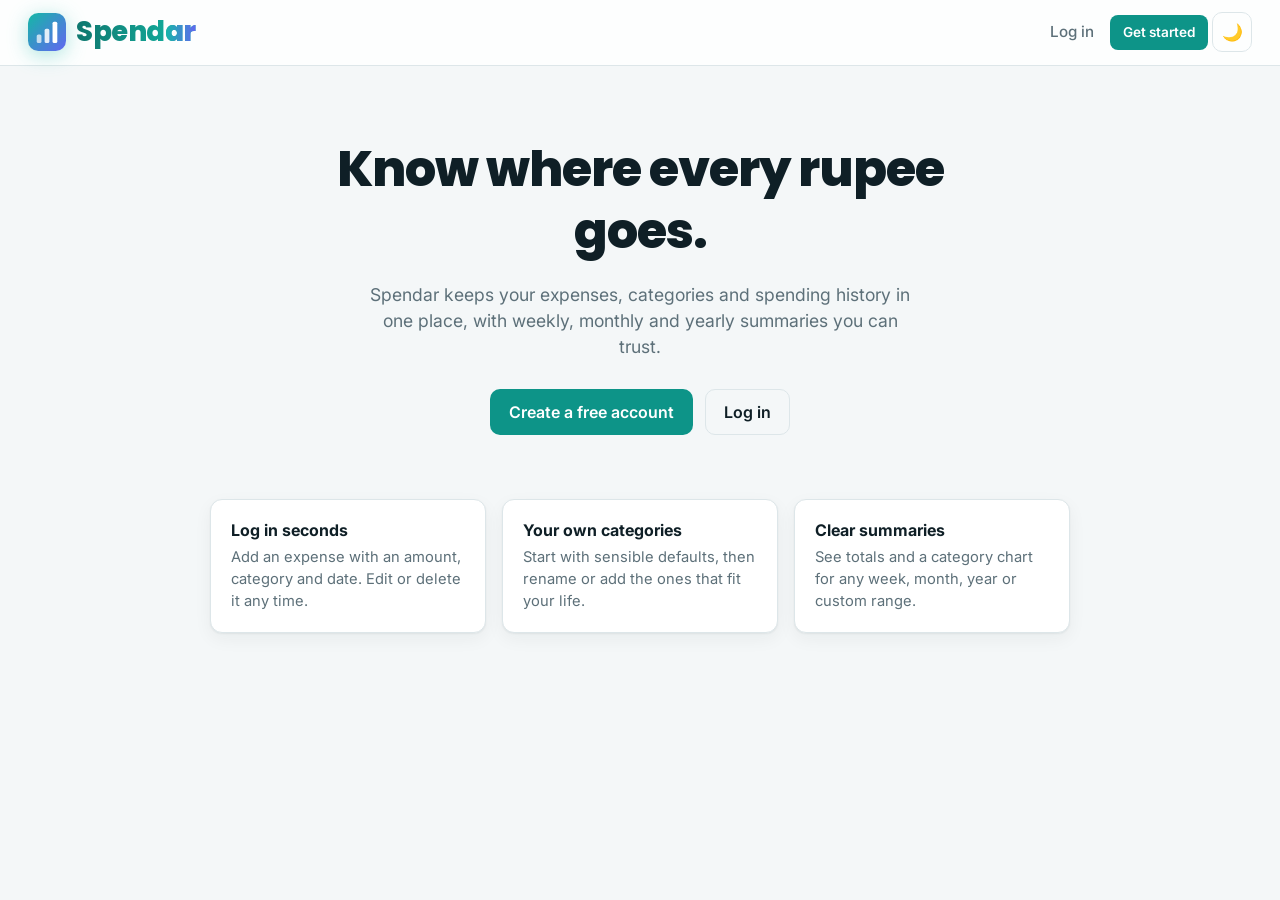
<file: frontend/index.html>
<!DOCTYPE html>
<html lang="en">
<head>
  <meta charset="UTF-8"><meta name="viewport" content="width=device-width, initial-scale=1">
  <title>Spendar – personal expense tracker</title>
  <link rel="stylesheet" href="css/main.css">
  <link rel="stylesheet" href="css/components.css">
  <link rel="stylesheet" href="css/auth.css">
</head>
<body>
  <header id="site-header"></header>
  <section class="hero">
    <h1>Know where every rupee goes.</h1>
    <p>Spendar keeps your expenses, categories and spending history in one place, with weekly, monthly and yearly summaries you can trust.</p>
    <div class="hero-actions">
      <a class="btn btn-primary" href="register.html">Create a free account</a>
      <a class="btn btn-ghost" href="login.html">Log in</a>
    </div>
  </section>
  <section class="features">
    <div class="card"><h3>Log in seconds</h3><p>Add an expense with an amount, category and date. Edit or delete it any time.</p></div>
    <div class="card"><h3>Your own categories</h3><p>Start with sensible defaults, then rename or add the ones that fit your life.</p></div>
    <div class="card"><h3>Clear summaries</h3><p>See totals and a category chart for any week, month, year or custom range.</p></div>
  </section>
  <script type="module">
    import { renderHeader } from './js/ui.js';
    renderHeader();
  </script>
</body>
</html>
</file>
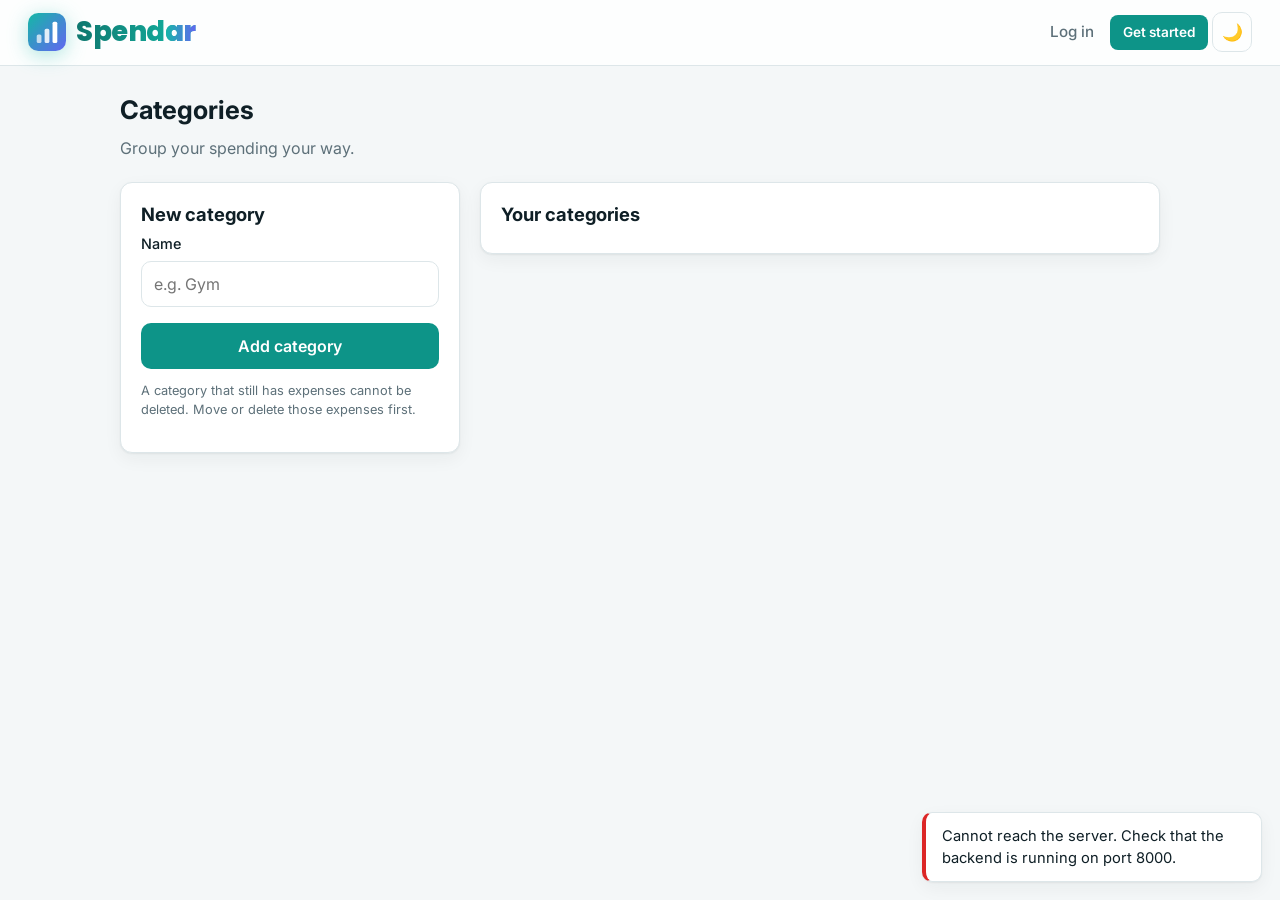
<file: frontend/categories.html>
<!DOCTYPE html>
<html lang="en">
<head>
  <meta charset="UTF-8"><meta name="viewport" content="width=device-width, initial-scale=1">
  <title>Categories – Spendar</title>
  <link rel="stylesheet" href="css/main.css">
  <link rel="stylesheet" href="css/components.css">
</head>
<body>
  <header id="site-header"></header>
  <main class="container">
    <div class="page-head"><div><h1>Categories</h1><p class="muted">Group your spending your way.</p></div></div>
    <div class="grid-2">
      <form id="categoryForm" class="card" novalidate>
        <h2>New category</h2>
        <div id="formError" class="form-error hidden" role="alert"></div>
        <div class="field"><label for="name">Name</label>
          <input id="name" name="name" maxlength="50" placeholder="e.g. Gym" required></div>
        <button type="submit" class="btn btn-primary" style="width:100%">Add category</button>
        <p class="hint" style="margin-top:12px">A category that still has expenses cannot be deleted. Move or delete those expenses first.</p>
      </form>
      <div class="card">
        <h2>Your categories</h2>
        <div id="tableWrap" class="table-wrap"><table><tbody id="tableBody"></tbody></table></div>
        <div id="emptyState" class="empty hidden"><strong>No categories</strong>Create one to start tracking.</div>
      </div>
    </div>
  </main>
  <script type="module" src="js/categories.js"></script>
</body>
</html>
</file>
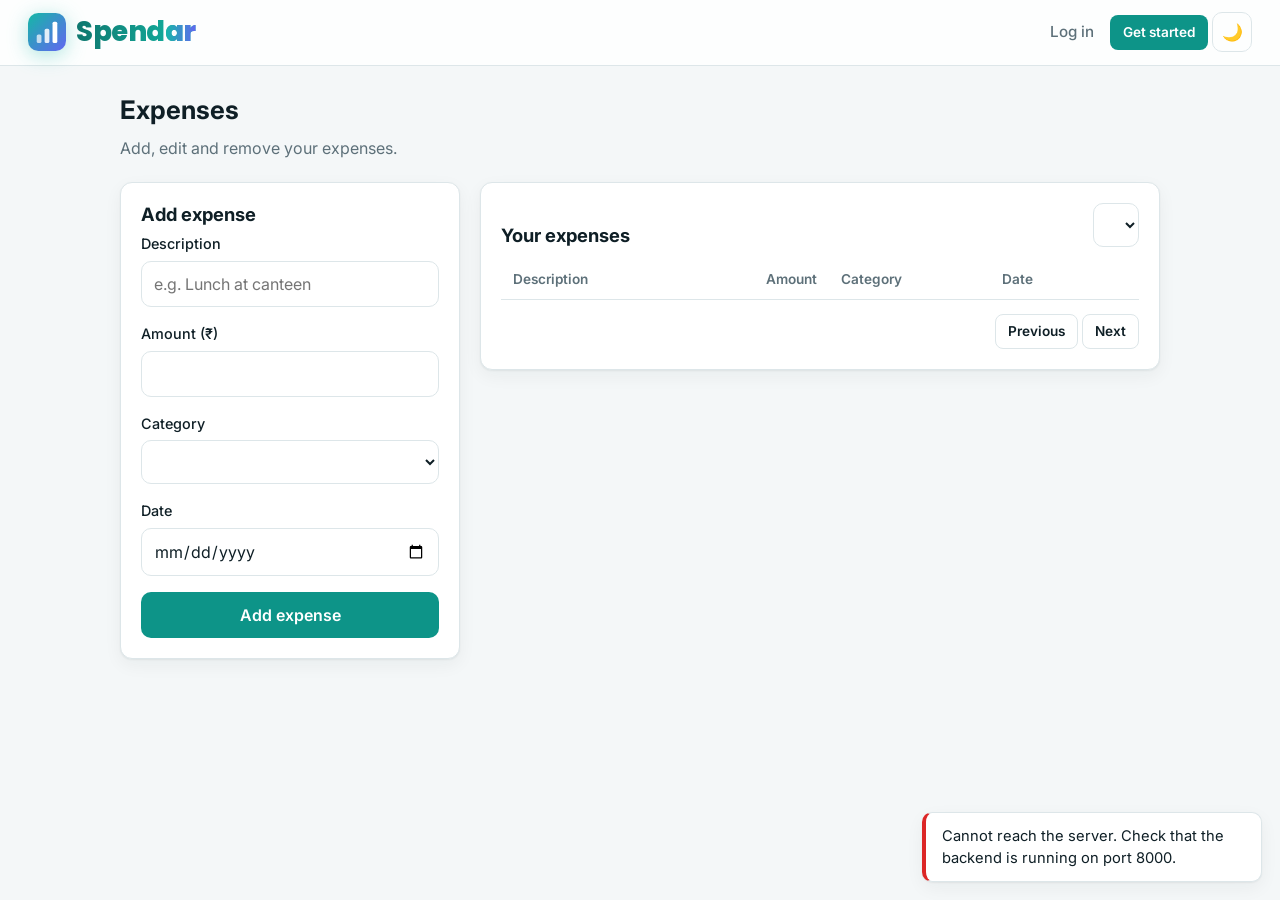
<file: frontend/expenses.html>
<!DOCTYPE html>
<html lang="en">
<head>
  <meta charset="UTF-8"><meta name="viewport" content="width=device-width, initial-scale=1">
  <title>Expenses – Spendar</title>
  <link rel="stylesheet" href="css/main.css">
  <link rel="stylesheet" href="css/components.css">
</head>
<body>
  <header id="site-header"></header>
  <main class="container">
    <div class="page-head"><div><h1>Expenses</h1><p class="muted">Add, edit and remove your expenses.</p></div></div>
    <div class="grid-2">
      <form id="expenseForm" class="card" novalidate>
        <h2 id="formTitle">Add expense</h2>
        <div id="formError" class="form-error hidden" role="alert"></div>
        <div class="field"><label for="description">Description</label>
          <input id="description" name="description" maxlength="255" placeholder="e.g. Lunch at canteen" required></div>
        <div class="field"><label for="amount">Amount (₹)</label>
          <input id="amount" name="amount" type="number" inputmode="decimal" step="0.01" min="0.01" required></div>
        <div class="field"><label for="category_id">Category</label>
          <select id="category_id" name="category_id" required></select></div>
        <div class="field"><label for="expense_date">Date</label>
          <input id="expense_date" name="expense_date" type="date" required></div>
        <button type="submit" class="btn btn-primary" style="width:100%">Add expense</button>
        <button type="button" id="cancelEdit" class="btn btn-ghost hidden" style="width:100%;margin-top:8px">Cancel edit</button>
      </form>

      <div class="card">
        <div class="page-head" style="margin-bottom:12px">
          <h2 style="margin:0">Your expenses</h2>
          <select id="filterCategory" style="width:auto" aria-label="Filter by category"></select>
        </div>
        <div id="tableWrap" class="table-wrap">
          <table>
            <thead><tr><th>Description</th><th class="num">Amount</th><th>Category</th><th>Date</th><th></th></tr></thead>
            <tbody id="tableBody"></tbody>
          </table>
        </div>
        <div id="emptyState" class="empty hidden"><strong>No expenses yet</strong>Use the form to add your first one.</div>
        <div class="pagination">
          <span id="pageInfo" class="muted"></span>
          <span><button id="prevPage" class="btn btn-ghost btn-sm">Previous</button>
                <button id="nextPage" class="btn btn-ghost btn-sm">Next</button></span>
        </div>
      </div>
    </div>
  </main>
  <script type="module" src="js/expenses.js"></script>
</body>
</html>
</file>
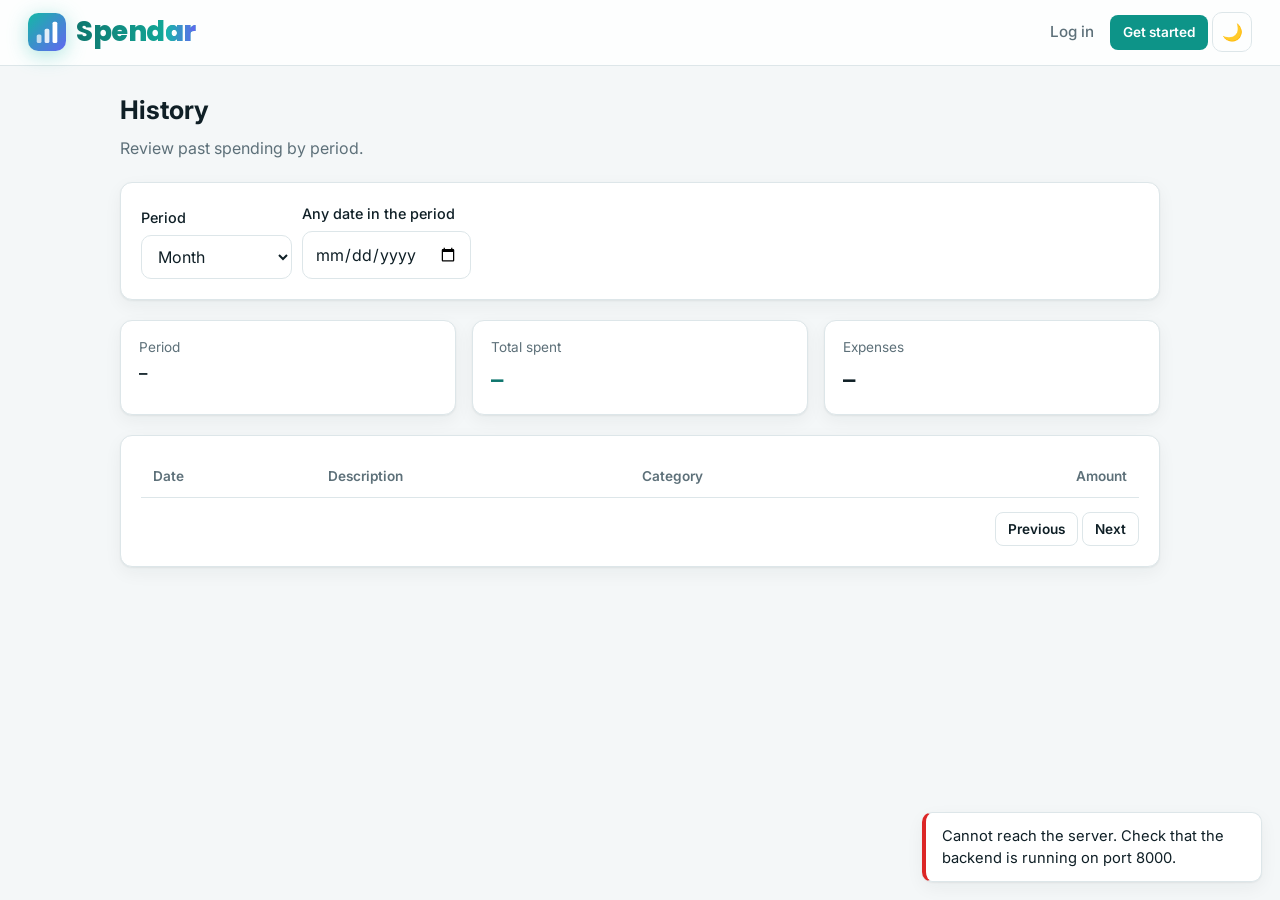
<file: frontend/history.html>
<!DOCTYPE html>
<html lang="en">
<head>
  <meta charset="UTF-8"><meta name="viewport" content="width=device-width, initial-scale=1">
  <title>History – Spendar</title>
  <link rel="stylesheet" href="css/main.css">
  <link rel="stylesheet" href="css/components.css">
  <link rel="stylesheet" href="css/dashboard.css">
</head>
<body>
  <header id="site-header"></header>
  <main class="container">
    <div class="page-head"><div><h1>History</h1><p class="muted">Review past spending by period.</p></div></div>
    <div class="card" style="margin-bottom:20px">
      <div class="custom-range" style="margin:0">
        <div class="field"><label for="period">Period</label>
          <select id="period"><option value="week">Week</option><option value="month" selected>Month</option>
            <option value="year">Year</option><option value="custom">Custom range</option></select></div>
        <div class="field" id="refField"><label for="refDate">Any date in the period</label><input type="date" id="refDate"></div>
        <div id="customFields" class="custom-range hidden" style="margin:0">
          <div class="field"><label for="startDate">From</label><input type="date" id="startDate"></div>
          <div class="field"><label for="endDate">To</label><input type="date" id="endDate"></div>
          <button id="applyRange" class="btn btn-primary">Show range</button>
        </div>
      </div>
    </div>
    <section class="stats" style="grid-template-columns:repeat(3,1fr)">
      <div class="stat"><div class="label">Period</div><div class="value" id="rangeLabel" style="font-size:1.05rem">–</div></div>
      <div class="stat primary"><div class="label">Total spent</div><div class="value" id="totalSpent">–</div></div>
      <div class="stat"><div class="label">Expenses</div><div class="value" id="expenseCount">–</div></div>
    </section>
    <div class="card">
      <div id="tableWrap" class="table-wrap">
        <table><thead><tr><th>Date</th><th>Description</th><th>Category</th><th class="num">Amount</th></tr></thead>
        <tbody id="tableBody"></tbody></table>
      </div>
      <div id="emptyState" class="empty hidden"><strong>No expenses in this period</strong>Try another week, month or year.</div>
      <div class="pagination"><span id="pageInfo" class="muted"></span>
        <span><button id="prevPage" class="btn btn-ghost btn-sm">Previous</button>
              <button id="nextPage" class="btn btn-ghost btn-sm">Next</button></span></div>
    </div>
  </main>
  <script type="module" src="js/history.js"></script>
</body>
</html>
</file>
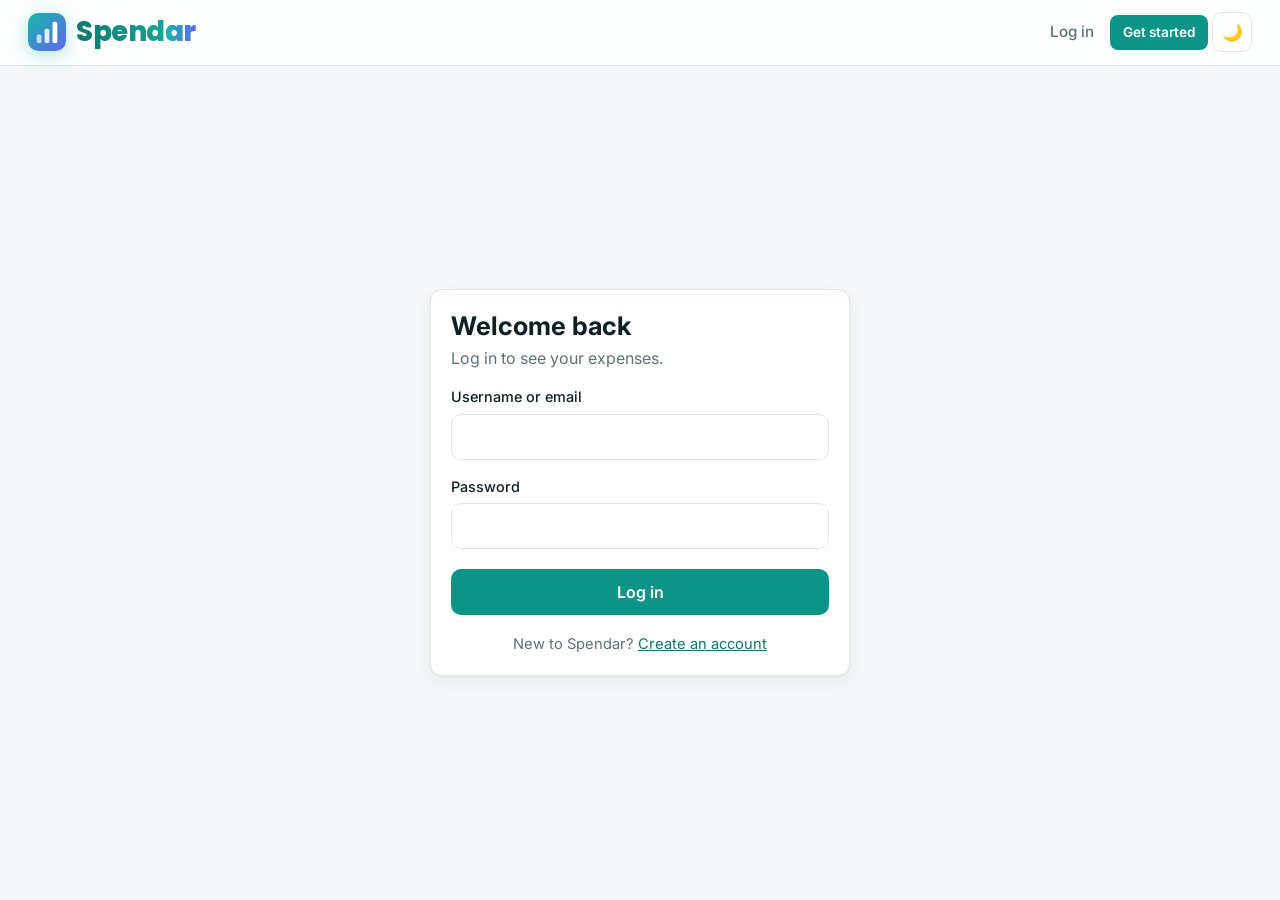
<file: frontend/login.html>
<!DOCTYPE html>
<html lang="en">
<head>
  <meta charset="UTF-8"><meta name="viewport" content="width=device-width, initial-scale=1">
  <title>Log in – Spendar</title>
  <link rel="stylesheet" href="css/main.css">
  <link rel="stylesheet" href="css/components.css">
  <link rel="stylesheet" href="css/auth.css">
</head>
<body>
  <header id="site-header"></header>
  <main class="auth-wrap">
    <form id="loginForm" class="card auth-card" novalidate>
      <h1>Welcome back</h1>
      <p class="muted">Log in to see your expenses.</p>
      <div id="formError" class="form-error hidden" role="alert"></div>
      <div class="field"><label for="identifier">Username or email</label>
        <input id="identifier" name="identifier" autocomplete="username" required></div>
      <div class="field"><label for="password">Password</label>
        <input id="password" name="password" type="password" autocomplete="current-password" required></div>
      <button type="submit" class="btn btn-primary">Log in</button>
      <p class="auth-foot">New to Spendar? <a href="register.html">Create an account</a></p>
    </form>
  </main>
  <script type="module">
    import { initLogin } from './js/auth.js';
    initLogin();
  </script>
</body>
</html>
</file>
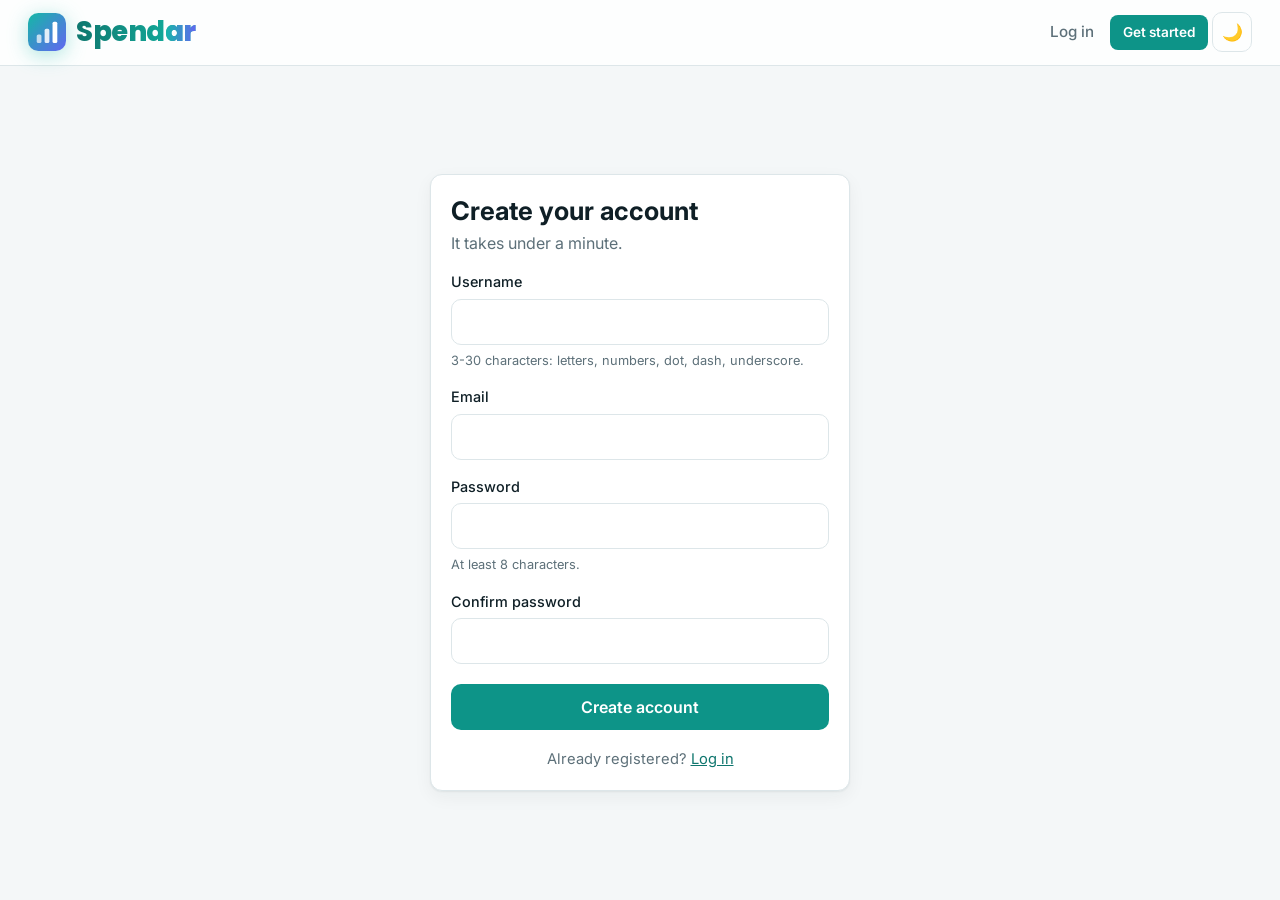
<file: frontend/register.html>
<!DOCTYPE html>
<html lang="en">
<head>
  <meta charset="UTF-8"><meta name="viewport" content="width=device-width, initial-scale=1">
  <title>Create account – Spendar</title>
  <link rel="stylesheet" href="css/main.css">
  <link rel="stylesheet" href="css/components.css">
  <link rel="stylesheet" href="css/auth.css">
</head>
<body>
  <header id="site-header"></header>
  <main class="auth-wrap">
    <form id="registerForm" class="card auth-card" novalidate>
      <h1>Create your account</h1>
      <p class="muted">It takes under a minute.</p>
      <div id="formError" class="form-error hidden" role="alert"></div>
      <div class="field"><label for="username">Username</label>
        <input id="username" name="username" autocomplete="username" required>
        <span class="hint">3-30 characters: letters, numbers, dot, dash, underscore.</span></div>
      <div class="field"><label for="email">Email</label>
        <input id="email" name="email" type="email" autocomplete="email" required></div>
      <div class="field"><label for="password">Password</label>
        <input id="password" name="password" type="password" autocomplete="new-password" required>
        <span class="hint">At least 8 characters.</span></div>
      <div class="field"><label for="confirm">Confirm password</label>
        <input id="confirm" name="confirm" type="password" autocomplete="new-password" required></div>
      <button type="submit" class="btn btn-primary">Create account</button>
      <p class="auth-foot">Already registered? <a href="login.html">Log in</a></p>
    </form>
  </main>
  <script type="module">
    import { initRegister } from './js/auth.js';
    initRegister();
  </script>
</body>
</html>
</file>
<file: frontend/css/main.css>
@import url('https://fonts.googleapis.com/css2?family=Inter:wght@400;500;600&family=Poppins:wght@600;800&display=swap');

:root {
  --bg: #f4f7f8;
  --surface: #ffffff;
  --surface-2: #f0f5f6;
  --text: #0f1f26;
  --muted: #5d7079;
  --border: #dde6e9;
  --primary: #0d9488;
  --primary-dark: #0f766e;
  --primary-soft: #d9f3ef;
  --accent: #6366f1;
  --danger: #dc2626;
  --danger-soft: #fde8e8;
  --success: #15803d;
  --success-soft: #dcf5e4;
  --radius: 12px;
  --shadow: 0 1px 2px rgba(15, 31, 38, .06), 0 6px 18px rgba(15, 31, 38, .05);
}

[data-theme="dark"] {
  --bg: #0b1418;
  --surface: #13222a;
  --surface-2: #1a2d36;
  --text: #e8f1f3;
  --muted: #92a8b1;
  --border: #25404b;
  --primary: #2dd4bf;
  --primary-dark: #5eead4;
  --primary-soft: #14403d;
  --accent: #a5b4fc;
  --danger: #f87171;
  --danger-soft: #3b1a1a;
  --success: #4ade80;
  --success-soft: #12351f;
  --shadow: 0 1px 2px rgba(0, 0, 0, .4), 0 6px 18px rgba(0, 0, 0, .25);
}

*, *::before, *::after { box-sizing: border-box; }
html { scroll-behavior: smooth; }
body {
  margin: 0; min-height: 100vh;
  font-family: 'Inter', system-ui, sans-serif;
  background: var(--bg); color: var(--text); line-height: 1.5;
}
h1, h2, h3 { margin: 0 0 .4em; line-height: 1.25; }
h1 { font-size: 1.6rem; } h2 { font-size: 1.15rem; }
a { color: var(--primary-dark); }
p { margin: 0 0 1em; }
.muted { color: var(--muted); }
.container { max-width: 1080px; margin: 0 auto; padding: 28px 20px 60px; }
.hidden { display: none !important; }
:focus-visible { outline: 3px solid var(--accent); outline-offset: 2px; }

/* ---------- header + brand ---------- */
.site-header {
  display: flex; align-items: center; justify-content: space-between; gap: 16px;
  padding: 12px 28px; position: sticky; top: 0; z-index: 50;
  background: color-mix(in srgb, var(--surface) 82%, transparent);
  backdrop-filter: blur(10px); border-bottom: 1px solid var(--border);
}
.brand { display: flex; align-items: center; gap: 10px; text-decoration: none; }
.brand-icon { width: 38px; height: 38px; filter: drop-shadow(0 4px 10px rgba(20, 184, 166, .35)); transition: transform .3s ease; }
.brand:hover .brand-icon { transform: rotate(-8deg) scale(1.08); }
.brand-name {
  font-family: 'Poppins', sans-serif; font-size: 1.7rem; font-weight: 800; letter-spacing: -.5px;
  background: linear-gradient(90deg, #0f766e, #14b8a6); -webkit-background-clip: text; background-clip: text;
  -webkit-text-fill-color: transparent;
}
.brand-accent {
  background: linear-gradient(90deg, #14b8a6, #6366f1); -webkit-background-clip: text; background-clip: text;
  -webkit-text-fill-color: transparent;
}
[data-theme="dark"] .brand-name { background: linear-gradient(90deg, #5eead4, #2dd4bf); -webkit-background-clip: text; background-clip: text; }
[data-theme="dark"] .brand-accent { background: linear-gradient(90deg, #2dd4bf, #a5b4fc); -webkit-background-clip: text; background-clip: text; }

.site-nav { display: flex; align-items: center; gap: 4px; flex-wrap: wrap; }
.site-nav a.nav-link {
  padding: 8px 12px; border-radius: 8px; text-decoration: none; color: var(--muted); font-weight: 500; font-size: .95rem;
}
.site-nav a.nav-link:hover { background: var(--surface-2); color: var(--text); }
.site-nav a.nav-link.active { background: var(--primary-soft); color: var(--primary-dark); }
.nav-user { color: var(--muted); font-size: .9rem; margin: 0 8px; }

/* ---------- buttons ---------- */
.btn {
  display: inline-flex; align-items: center; justify-content: center; gap: 8px;
  padding: 10px 18px; border-radius: 10px; border: 1px solid transparent; cursor: pointer;
  font: inherit; font-weight: 600; text-decoration: none; transition: background .15s, transform .05s;
}
.btn:active { transform: translateY(1px); }
.btn:disabled { opacity: .6; cursor: not-allowed; }
.btn-primary { background: var(--primary); color: #fff; }
[data-theme="dark"] .btn-primary { color: #04201d; }
.btn-primary:hover:not(:disabled) { background: var(--primary-dark); }
.btn-ghost { background: transparent; color: var(--text); border-color: var(--border); }
.btn-ghost:hover:not(:disabled) { background: var(--surface-2); }
.btn-danger { background: var(--danger-soft); color: var(--danger); }
.btn-sm { padding: 6px 12px; font-size: .85rem; border-radius: 8px; }
.icon-btn { background: none; border: 1px solid var(--border); color: var(--text); border-radius: 10px; width: 40px; height: 40px; cursor: pointer; font-size: 1.05rem; }
.icon-btn:hover { background: var(--surface-2); }

/* ---------- forms ---------- */
.field { display: flex; flex-direction: column; gap: 6px; margin-bottom: 16px; }
label { font-weight: 500; font-size: .9rem; }
input, select {
  font: inherit; color: var(--text); background: var(--surface); width: 100%;
  padding: 10px 12px; border: 1px solid var(--border); border-radius: 10px;
}
input:focus, select:focus { outline: none; border-color: var(--primary); box-shadow: 0 0 0 3px var(--primary-soft); }
.form-error {
  background: var(--danger-soft); color: var(--danger); padding: 10px 12px; border-radius: 10px;
  margin-bottom: 16px; font-size: .9rem;
}
.hint { font-size: .8rem; color: var(--muted); }

@media (max-width: 720px) {
  .site-header { padding: 10px 14px; flex-wrap: wrap; }
  .brand-name { font-size: 1.45rem; }
  .nav-user { display: none; }
}
@media (prefers-reduced-motion: reduce) { * { transition: none !important; scroll-behavior: auto !important; } }
</file>
<file: frontend/css/components.css>
.page-head { display: flex; align-items: flex-end; justify-content: space-between; gap: 16px; flex-wrap: wrap; margin-bottom: 22px; }
.page-head p { margin: 0; }

.card {
  background: var(--surface); border: 1px solid var(--border); border-radius: var(--radius);
  padding: 20px; box-shadow: var(--shadow);
}
.card + .card { margin-top: 20px; }
.grid-2 { display: grid; grid-template-columns: 340px 1fr; gap: 20px; align-items: start; }
.grid-2 .card + .card { margin-top: 0; }

.table-wrap { overflow-x: auto; }
table { width: 100%; border-collapse: collapse; font-size: .95rem; }
th { text-align: left; font-weight: 600; color: var(--muted); font-size: .85rem; padding: 10px 12px; border-bottom: 1px solid var(--border); white-space: nowrap; }
td { padding: 12px; border-bottom: 1px solid var(--border); vertical-align: middle; }
tr:last-child td { border-bottom: none; }
td.num, th.num { text-align: right; font-variant-numeric: tabular-nums; }
td.actions { white-space: nowrap; text-align: right; }
td.actions .btn + .btn { margin-left: 6px; }

.badge { display: inline-block; padding: 3px 10px; border-radius: 999px; background: var(--primary-soft); color: var(--primary-dark); font-size: .8rem; font-weight: 500; }

.empty { text-align: center; padding: 40px 16px; color: var(--muted); }
.empty strong { display: block; color: var(--text); font-size: 1.05rem; margin-bottom: 4px; }

.pagination { display: flex; align-items: center; justify-content: space-between; gap: 12px; margin-top: 14px; flex-wrap: wrap; }

.spinner {
  width: 18px; height: 18px; border-radius: 50%; border: 3px solid var(--border); border-top-color: var(--primary);
  animation: spin .7s linear infinite; display: inline-block; vertical-align: middle;
}
.loading { text-align: center; padding: 30px; color: var(--muted); }
@keyframes spin { to { transform: rotate(360deg); } }

#toasts { position: fixed; right: 18px; bottom: 18px; display: flex; flex-direction: column; gap: 10px; z-index: 100; }
.toast {
  padding: 12px 16px; border-radius: 10px; background: var(--surface); border: 1px solid var(--border);
  box-shadow: var(--shadow); max-width: 340px; font-size: .92rem; border-left: 4px solid var(--primary);
}
.toast.error { border-left-color: var(--danger); }
.toast.success { border-left-color: var(--success); }

.inline-edit { display: flex; gap: 8px; align-items: center; }
.inline-edit input { max-width: 260px; }

@media (max-width: 860px) { .grid-2 { grid-template-columns: 1fr; } }
</file>
<file: frontend/css/auth.css>
.auth-wrap { min-height: calc(100vh - 66px); display: grid; place-items: center; padding: 28px 16px; }
.auth-card { width: 100%; max-width: 420px; }
.auth-card h1 { margin-bottom: 4px; }
.auth-card .btn { width: 100%; margin-top: 4px; }
.auth-foot { text-align: center; margin: 18px 0 0; font-size: .92rem; color: var(--muted); }

.hero { max-width: 760px; margin: 0 auto; padding: 72px 20px 24px; text-align: center; }
.hero h1 { font-family: 'Poppins', sans-serif; font-size: clamp(2rem, 5vw, 3.1rem); font-weight: 800; letter-spacing: -1px; }
.hero p { font-size: 1.1rem; color: var(--muted); max-width: 560px; margin: 0 auto 28px; }
.hero-actions { display: flex; gap: 12px; justify-content: center; flex-wrap: wrap; }
.features { max-width: 900px; margin: 40px auto 0; padding: 0 20px 60px; display: grid; grid-template-columns: repeat(3, 1fr); gap: 16px; }
.features .card { margin: 0; }
.features h3 { font-size: 1rem; }
.features p { margin: 0; color: var(--muted); font-size: .92rem; }
@media (max-width: 760px) { .features { grid-template-columns: 1fr; } }
</file>
<file: frontend/css/dashboard.css>
.period-bar { display: flex; flex-wrap: wrap; gap: 12px; align-items: center; justify-content: space-between; margin-bottom: 20px; }
.tabs { display: inline-flex; background: var(--surface); border: 1px solid var(--border); border-radius: 10px; padding: 3px; }
.tab { border: none; background: none; font: inherit; font-weight: 500; color: var(--muted); padding: 7px 16px; border-radius: 8px; cursor: pointer; }
.tab.active { background: var(--primary); color: #fff; }
[data-theme="dark"] .tab.active { color: #04201d; }
.range-nav { display: flex; align-items: center; gap: 8px; }
.range-label { font-weight: 600; min-width: 190px; text-align: center; font-size: .95rem; }
.custom-range { display: flex; gap: 10px; align-items: end; flex-wrap: wrap; margin-bottom: 20px; }
.custom-range .field { margin: 0; }

.stats { display: grid; grid-template-columns: repeat(4, 1fr); gap: 16px; margin-bottom: 20px; }
.stat { background: var(--surface); border: 1px solid var(--border); border-radius: var(--radius); padding: 16px 18px; box-shadow: var(--shadow); }
.stat .label { color: var(--muted); font-size: .85rem; }
.stat .value { font-size: 1.55rem; font-weight: 600; margin-top: 4px; font-variant-numeric: tabular-nums; overflow-wrap: anywhere; }
.stat.primary .value { color: var(--primary-dark); }

.dash-grid { display: grid; grid-template-columns: 1fr 1fr; gap: 20px; }
.dash-grid .card + .card { margin-top: 0; }
.chart-box { position: relative; height: 320px; }

.cat-row { margin-bottom: 14px; }
.cat-row .top { display: flex; justify-content: space-between; gap: 10px; font-size: .92rem; margin-bottom: 5px; }
.bar { height: 8px; background: var(--surface-2); border-radius: 99px; overflow: hidden; }
.bar > span { display: block; height: 100%; border-radius: 99px; }

@media (max-width: 900px) { .stats { grid-template-columns: repeat(2, 1fr); } .dash-grid { grid-template-columns: 1fr; } }
@media (max-width: 480px) { .stats { grid-template-columns: 1fr; } .range-label { min-width: 0; } }
</file>
